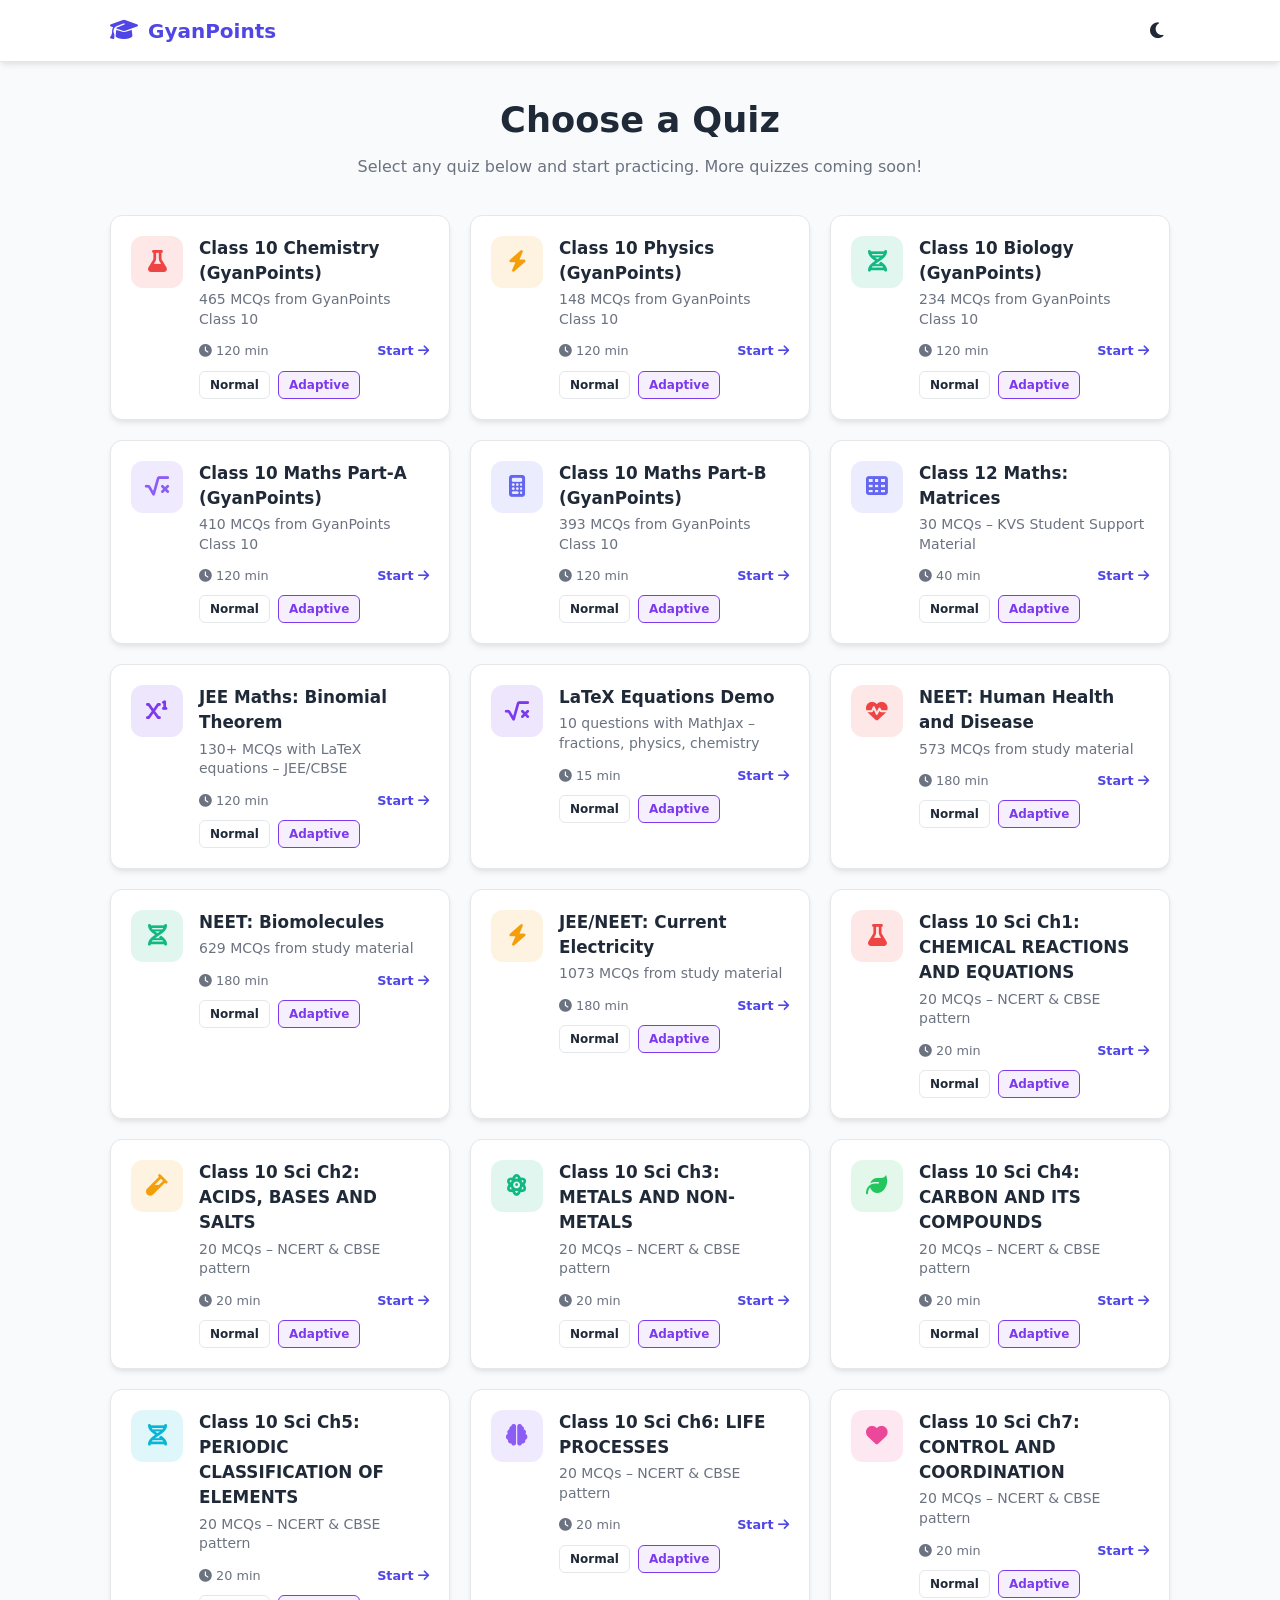
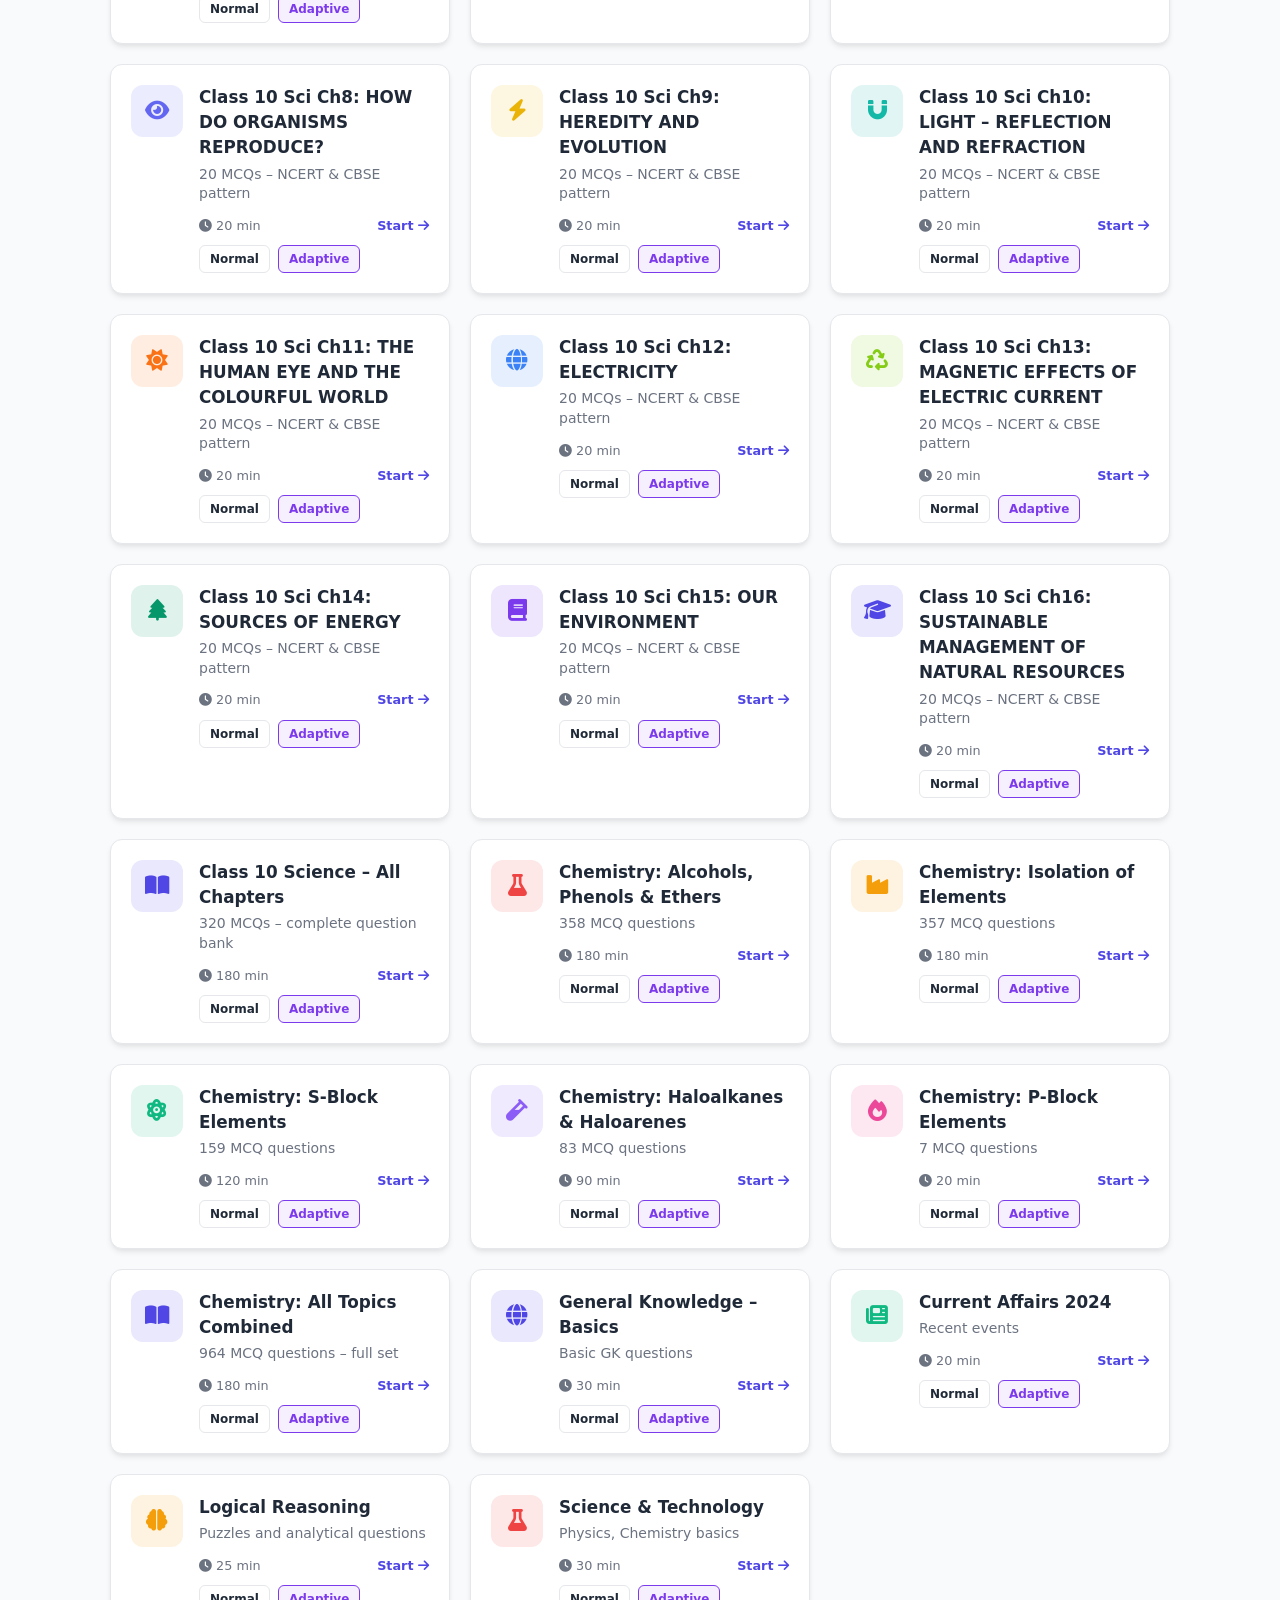
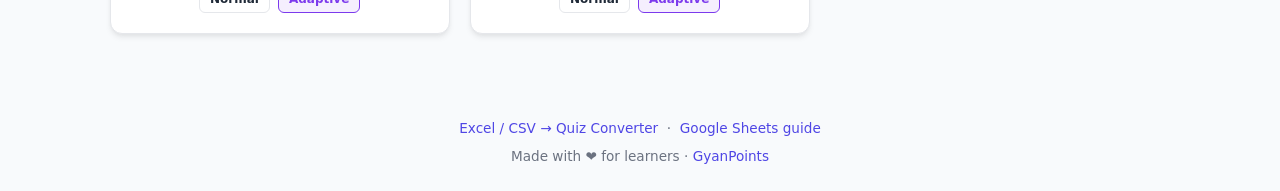
<file: index.html>
<!DOCTYPE html>
<html lang="en">
<head>
    <meta charset="UTF-8">
    <meta name="viewport" content="width=device-width, initial-scale=1.0, maximum-scale=1.0, user-scalable=no">
    <title>GyanPoints Quizzes</title>
    <link href="https://cdnjs.cloudflare.com/ajax/libs/font-awesome/6.4.0/css/all.min.css" rel="stylesheet">
    <link rel="stylesheet" href="style.css">
</head>
<body>
    <div class="home-hdr">
        <div class="home-hdr-inner">
            <div class="logo">
                <i class="fas fa-graduation-cap"></i>
                <span>GyanPoints</span>
            </div>
            <button class="theme-toggle" id="themeToggle" aria-label="Toggle theme">
                <i class="fas fa-moon"></i>
            </button>
        </div>
    </div>

    <main class="home-main">
        <div class="home-hero">
            <h1>Choose a Quiz</h1>
            <p>Select any quiz below and start practicing. More quizzes coming soon!</p>
        </div>

        <div class="quiz-grid" id="quizGrid">
            <!-- Cards injected by JS -->
        </div>
    </main>

    <footer class="home-footer">
        <p>
            <a href="tools/converter.html">Excel / CSV → Quiz Converter</a>
            &nbsp;·&nbsp;
            <a href="tools/GOOGLE_SHEETS.md">Google Sheets guide</a>
        </p>
        <p style="margin-top:8px">Made with ❤️ for learners · <a href="https://t.me/rbsepaper" target="_blank">GyanPoints</a></p>
    </footer>

    <script src="config.js"></script>
    <script>
        // Theme
        const themeToggle = document.getElementById('themeToggle');
        let dark = localStorage.getItem('quiz-dark') === '1';
        if (dark) document.body.classList.add('dark-mode');
        themeToggle.innerHTML = dark ? '<i class="fas fa-sun"></i>' : '<i class="fas fa-moon"></i>';
        themeToggle.addEventListener('click', () => {
            dark = !dark;
            document.body.classList.toggle('dark-mode', dark);
            localStorage.setItem('quiz-dark', dark ? '1' : '0');
            themeToggle.innerHTML = dark ? '<i class="fas fa-sun"></i>' : '<i class="fas fa-moon"></i>';
        });

        // Adaptive preference
        let adaptivePref = localStorage.getItem('quiz-adaptive') === '1';
        const adaptToggle = document.getElementById('adaptiveToggle');
        if (adaptToggle) {
            adaptToggle.checked = adaptivePref;
            adaptToggle.addEventListener('change', () => {
                adaptivePref = adaptToggle.checked;
                localStorage.setItem('quiz-adaptive', adaptivePref ? '1' : '0');
                renderCards();
            });
        }

        function renderCards() {
            const grid = document.getElementById('quizGrid');
            grid.innerHTML = '';
            QUIZ_LIST.forEach(q => {
                const card = document.createElement('div');
                card.className = 'quiz-card';
                const adaptQ = adaptivePref ? '&adaptive=1' : '';
                card.innerHTML = `
                    <div class="quiz-card-icon" style="background:${q.color}20;color:${q.color}">
                        <i class="fas ${q.icon}"></i>
                    </div>
                    <div class="quiz-card-body">
                        <h3>${q.title}${adaptivePref ? '<span class="adaptive-tag">Adaptive</span>' : ''}</h3>
                        <p>${q.description}</p>
                        <div class="quiz-card-meta">
                            <span><i class="fas fa-clock"></i> ${q.duration} min</span>
                            <a class="start-btn" href="quiz.html?id=${encodeURIComponent(q.id)}${adaptQ}">
                                Start <i class="fas fa-arrow-right"></i>
                            </a>
                        </div>
                        <div class="quiz-card-actions">
                            <a class="mode-link" href="quiz.html?id=${encodeURIComponent(q.id)}">Normal</a>
                            <a class="mode-link adaptive" href="quiz.html?id=${encodeURIComponent(q.id)}&adaptive=1">Adaptive</a>
                        </div>
                    </div>
                `;
                grid.appendChild(card);
            });
        }
        renderCards();
    </script>
</body>
</html>
</file>
<file: style.css>
body,button,input{font-family:"Noto Sans","Noto Sans Devanagari",system-ui,-apple-system,sans-serif;}
/* ============================================================
   Gyanpoints Quiz App – Fully Responsive CSS
   ============================================================ */

*{margin:0;padding:0;box-sizing:border-box}

:root{
    --p:#4F46E5;
    --p-hover:#4338CA;
    --s:#10B981;
    --d:#EF4444;
    --w:#F59E0B;
    --y:#FCD34D;
    --bg:#F8FAFC;
    --card:#FFFFFF;
    --txt:#1F2937;
    --txtL:#6B7280;
    --brd:#E5E7EB;
    --shadow:0 4px 6px -1px rgba(0,0,0,0.08),0 2px 4px -1px rgba(0,0,0,0.04);
    --radius:12px;
    --transition:all 0.2s cubic-bezier(0.4,0,0.2,1);

    --dark-bg:#0f0f1a;
    --dark-card:#1a1a2e;
    --dark-txt:#e8e8e8;
    --dark-txtL:#a0a0b0;
    --dark-brd:#2a2a3e;
}

html{font-size:16px;-webkit-text-size-adjust:100%}
body{
    font-family:-apple-system,BlinkMacSystemFont,'Segoe UI',Roboto,system-ui,sans-serif;
    background:var(--bg);
    color:var(--txt);
    line-height:1.5;
    min-height:100vh;
    transition:background 0.25s,color 0.25s;
}
body.dark-mode{background:var(--dark-bg);color:var(--dark-txt)}

/* ---------- Buttons ---------- */
.btn{
    display:inline-flex;align-items:center;justify-content:center;gap:6px;
    border:none;border-radius:8px;font-weight:600;font-size:14px;
    cursor:pointer;transition:var(--transition);padding:10px 16px;
    white-space:nowrap;
}
.btn:disabled{opacity:0.45;cursor:not-allowed}
.btn-p{background:var(--p);color:#fff}
.btn-p:hover:not(:disabled){background:var(--p-hover)}
.btn-o{background:transparent;border:1.5px solid var(--brd);color:var(--txt)}
.dark-mode .btn-o{border-color:var(--dark-brd);color:var(--dark-txt)}
.btn-o:hover:not(:disabled){background:rgba(0,0,0,0.04)}
.dark-mode .btn-o:hover:not(:disabled){background:rgba(255,255,255,0.06)}
.btn-w{background:var(--w);color:#fff}
.btn-w.active{background:#D97706}
.btn-sm{padding:8px 12px;font-size:13px}

/* ---------- Home Page ---------- */
.home-hdr{
    background:var(--card);border-bottom:1px solid var(--brd);
    position:sticky;top:0;z-index:100;box-shadow:var(--shadow);
}
.dark-mode .home-hdr{background:var(--dark-card);border-color:var(--dark-brd)}
.home-hdr-inner{
    max-width:1100px;margin:0 auto;padding:14px 20px;
    display:flex;align-items:center;justify-content:space-between;
}
.logo{display:flex;align-items:center;gap:10px;font-weight:700;font-size:1.25rem;color:var(--p)}
.logo i{font-size:1.4rem}
.home-main{max-width:1100px;margin:0 auto;padding:32px 20px 60px}
.home-hero{text-align:center;margin-bottom:36px}
.home-hero h1{font-size:clamp(1.6rem,4vw,2.2rem);margin-bottom:8px}
.home-hero p{color:var(--txtL);font-size:1rem}
.dark-mode .home-hero p{color:var(--dark-txtL)}

.quiz-grid{
    display:grid;
    grid-template-columns:repeat(auto-fill,minmax(280px,1fr));
    gap:20px;
}
.quiz-card{
    background:var(--card);border:1px solid var(--brd);border-radius:var(--radius);
    padding:20px;display:flex;gap:16px;text-decoration:none;color:inherit;
    box-shadow:var(--shadow);transition:var(--transition);
}
.dark-mode .quiz-card{background:var(--dark-card);border-color:var(--dark-brd)}
.quiz-card:hover{transform:translateY(-3px);box-shadow:0 10px 20px rgba(0,0,0,0.1)}
.quiz-card-icon{
    width:52px;height:52px;border-radius:12px;display:flex;align-items:center;
    justify-content:center;font-size:1.35rem;flex-shrink:0;
}
.quiz-card-body{flex:1;min-width:0}
.quiz-card-body h3{font-size:1.05rem;margin-bottom:4px}
.quiz-card-body p{font-size:0.875rem;color:var(--txtL);margin-bottom:12px;line-height:1.4}
.dark-mode .quiz-card-body p{color:var(--dark-txtL)}
.quiz-card-meta{display:flex;align-items:center;justify-content:space-between;font-size:0.8rem;color:var(--txtL)}
.quiz-card-meta .start-btn{color:var(--p);font-weight:600}
.home-footer{text-align:center;padding:24px;color:var(--txtL);font-size:0.85rem}
.home-footer a{color:var(--p);text-decoration:none}

/* ---------- Quiz Header ---------- */
.hdr{
    background:var(--card);border-bottom:1px solid var(--brd);
    padding:10px 14px;display:grid;grid-template-columns:1fr auto 1fr;
    align-items:center;position:sticky;top:0;z-index:100;box-shadow:var(--shadow);
}
.dark-mode .hdr{background:var(--dark-card);border-color:var(--dark-brd)}
.hdr-l{display:flex;align-items:center;gap:10px;justify-self:start}
.hdr-c{text-align:center;font-weight:600;font-size:14px;white-space:nowrap;overflow:hidden;text-overflow:ellipsis;max-width:140px}
.hdr-r{display:flex;justify-self:end;align-items:center;gap:6px}
.back-btn{
    width:36px;height:36px;border-radius:8px;display:flex;align-items:center;justify-content:center;
    color:var(--txt);text-decoration:none;border:1.5px solid var(--brd);background:transparent;
}
.dark-mode .back-btn{border-color:var(--dark-brd);color:var(--dark-txt)}
.q-info{font-weight:600;font-size:14px;background:var(--p);color:#fff;padding:4px 10px;border-radius:6px}
.timer{font-weight:700;font-size:15px;font-variant-numeric:tabular-nums;min-width:52px}

/* ---------- Content ---------- */
.cont{max-width:800px;margin:0 auto;padding:16px 14px 100px}
.q-card{
    background:var(--card);border-radius:var(--radius);padding:20px;
    box-shadow:var(--shadow);border:1px solid var(--brd);
}
.dark-mode .q-card{background:var(--dark-card);border-color:var(--dark-brd)}

.lang{display:flex;gap:8px;margin-bottom:16px}
.lang-btn{
    padding:6px 14px;border-radius:20px;border:1.5px solid var(--brd);
    background:transparent;font-size:13px;font-weight:500;cursor:pointer;color:var(--txt);
}
.dark-mode .lang-btn{border-color:var(--dark-brd);color:var(--dark-txt)}
.lang-btn.active{background:var(--p);color:#fff;border-color:var(--p)}

.comp{background:rgba(79,70,229,0.06);border-radius:10px;padding:14px;margin-bottom:16px}
.dark-mode .comp{background:rgba(79,70,229,0.12)}
.comp h4{font-size:14px;margin-bottom:8px;color:var(--p)}
.q-txt{font-size:1.05rem;margin-bottom:18px;line-height:1.6}

/* Options */
.opts{display:flex;flex-direction:column;gap:10px}
.opt{
    display:flex;align-items:flex-start;gap:12px;padding:12px 14px;
    border:1.5px solid var(--brd);border-radius:10px;cursor:pointer;
    transition:var(--transition);background:var(--card);
}
.dark-mode .opt{border-color:var(--dark-brd);background:var(--dark-card)}
.opt:hover{border-color:var(--p);background:rgba(79,70,229,0.04)}
.opt.selected{border-color:var(--p);background:rgba(79,70,229,0.1)}
.opt.correct{border-color:var(--s);background:rgba(16,185,129,0.12)}
.opt.wrong{border-color:var(--d);background:rgba(239,68,68,0.1)}
.opt-ltr{
    width:28px;height:28px;border-radius:50%;background:var(--brd);
    display:flex;align-items:center;justify-content:center;font-weight:700;font-size:13px;flex-shrink:0;
}
.dark-mode .opt-ltr{background:var(--dark-brd)}
.opt.selected .opt-ltr,.opt.correct .opt-ltr{background:var(--p);color:#fff}
.opt.correct .opt-ltr{background:var(--s)}
.opt.wrong .opt-ltr{background:var(--d);color:#fff}
.opt-txt{flex:1;padding-top:2px;font-size:0.95rem}

/* Solution */
.sol{display:none;margin-top:20px;padding-top:16px;border-top:1px solid var(--brd)}
.dark-mode .sol{border-color:var(--dark-brd)}
.sol h4{font-size:14px;margin:10px 0 8px;color:var(--w)}
.sol-info{font-size:13px;margin-bottom:4px}

/* ---------- Bottom Nav ---------- */
.nav{
    position:fixed;
    bottom:0;
    left:0;
    right:0;
    background:var(--card);
    border-top:1px solid var(--brd);
    display:grid;
    grid-template-columns:auto auto 1fr auto;
    align-items:center;
    gap:8px;
    padding:10px 12px;
    padding-bottom:max(10px, env(safe-area-inset-bottom));
    z-index:200; /* above sidebar */
    box-shadow:0 -2px 10px rgba(0,0,0,0.08);
}
.dark-mode .nav{background:var(--dark-card);border-color:var(--dark-brd)}

.nav-btn{
    min-width:48px;
    min-height:44px;
    padding:10px 14px;
    display:inline-flex !important;
    align-items:center;
    justify-content:center;
    visibility:visible !important;
    opacity:1 !important;
}

#prevBtn:disabled{
    opacity:0.45 !important;
    cursor:not-allowed;
}

/* Next / Submit – always visible, strong color */
#nextBtn{
    display:inline-flex !important;
    visibility:visible !important;
    opacity:1 !important;
    background:var(--p) !important;
    color:#fff !important;
    border:none !important;
    font-weight:700;
    min-width:64px;
}
#nextBtn:disabled{
    opacity:0.5 !important;
}

.prog{
    text-align:center;
    min-width:0;
    overflow:hidden;
}
.prog-sub{
    font-size:11px;
    color:var(--txtL);
    white-space:nowrap;
    overflow:hidden;
    text-overflow:ellipsis;
}
.dark-mode .prog-sub{color:var(--dark-txtL)}

/* ---------- Question Grid ---------- */
.q-grid{
    display:grid;grid-template-columns:repeat(5,1fr);gap:8px;
}
.q-num{
    width:100%;aspect-ratio:1;border-radius:8px;display:flex;align-items:center;
    justify-content:center;font-weight:600;font-size:13px;cursor:pointer;
    background:var(--brd);color:var(--txt);transition:var(--transition);border:2px solid transparent;
}
.dark-mode .q-num{background:var(--dark-brd);color:var(--dark-txt)}
.q-num.current{border-color:var(--p);background:rgba(79,70,229,0.15)}
.q-num.ans{background:var(--s);color:#fff}
.q-num.review{background:var(--w);color:#fff}
.q-num.wrong{background:var(--d);color:#fff}
.q-num.unattempted{background:#9CA3AF;color:#fff}

/* ---------- Mobile Panel ---------- */
.panel{
    position:fixed;top:0;right:-100%;width:min(320px,90vw);height:100%;
    background:var(--card);z-index:200;box-shadow:-4px 0 20px rgba(0,0,0,0.15);
    transition:right 0.3s ease;overflow-y:auto;padding:0 0 40px;
}
.dark-mode .panel{background:var(--dark-card)}
.panel.open{right:0}
.panel-hdr{
    display:flex;align-items:center;justify-content:space-between;
    padding:16px 18px;border-bottom:1px solid var(--brd);position:sticky;top:0;
    background:inherit;z-index:1;
}
.dark-mode .panel-hdr{border-color:var(--dark-brd)}
.panel-close{background:none;border:none;font-size:18px;cursor:pointer;color:var(--txt)}
.dark-mode .panel-close{color:var(--dark-txt)}
.panel .q-grid{padding:16px}
.legend{padding:12px 18px;font-size:12px;color:var(--txtL)}
.dark-mode .legend{color:var(--dark-txtL)}
.legend-item{display:flex;align-items:center;gap:8px;margin-bottom:8px}
.legend-item .q-num{width:24px;height:24px;font-size:11px;aspect-ratio:auto}

/* ---------- Desktop Sidebar ---------- */
.desktop-sidebar{display:none}
.desktop-sidebar h3{margin-bottom:14px;padding-bottom:10px;border-bottom:1px solid var(--brd)}
.dark-mode .desktop-sidebar h3{border-color:var(--dark-brd)}

/* ---------- Modal ---------- */
.modal{
    position:fixed;inset:0;background:rgba(0,0,0,0.5);z-index:300;
    display:flex;align-items:center;justify-content:center;padding:20px;
    opacity:0;visibility:hidden;transition:0.25s;
}
.modal.show{opacity:1;visibility:visible}
.result{
    background:var(--card);border-radius:16px;padding:28px 24px;max-width:400px;width:100%;
    text-align:center;box-shadow:0 20px 40px rgba(0,0,0,0.2);
}
.dark-mode .result{background:var(--dark-card)}
.result h2{margin-bottom:12px}
.score{font-size:2.4rem;font-weight:800;color:var(--p);margin-bottom:20px}
.stats{display:grid;grid-template-columns:1fr 1fr;gap:12px;margin-bottom:8px}
.stat{background:rgba(0,0,0,0.04);border-radius:10px;padding:12px}
.dark-mode .stat{background:rgba(255,255,255,0.05)}
.stat-val{font-size:1.4rem;font-weight:700}
.stat-lbl{font-size:12px;color:var(--txtL)}
.dark-mode .stat-lbl{color:var(--dark-txtL)}
.stat.c .stat-val{color:var(--s)}
.stat.w .stat-val{color:var(--d)}
.modal-acts{display:flex;gap:10px;margin-top:20px;flex-wrap:wrap}
.modal-btn{flex:1;min-width:90px;padding:12px;border-radius:8px;font-weight:600}

/* ---------- Print & Theme ---------- */
.print-btn{
    position:fixed;bottom:90px;right:16px;width:48px;height:48px;border-radius:50%;
    background:var(--p);color:#fff;display:flex;align-items:center;justify-content:center;
    box-shadow:0 4px 12px rgba(79,70,229,0.4);z-index:50;border:none;cursor:pointer;
    font-size:18px;transition:var(--transition);
}
.print-btn:hover{transform:scale(1.08)}
.theme-toggle{
    background:none;border:none;color:var(--txt);font-size:18px;cursor:pointer;padding:6px;
}
.dark-mode .theme-toggle{color:var(--dark-txt)}

/* ---------- Loading ---------- */
.loading{
    position:fixed;inset:0;background:var(--bg);z-index:500;
    display:flex;flex-direction:column;align-items:center;justify-content:center;gap:16px;
}
.dark-mode .loading{background:var(--dark-bg)}
.loading.hidden{display:none}
.spinner{
    width:40px;height:40px;border:3px solid var(--brd);border-top-color:var(--p);
    border-radius:50%;animation:spin 0.7s linear infinite;
}
@keyframes spin{to{transform:rotate(360deg)}}

/* ---------- Math / Tables / Images ---------- */
.math-exp{display:inline-block;vertical-align:middle;margin:0 2px}
.math-num{text-align:center;display:block}
.math-line{display:block;border-top:1px solid;text-align:center}
.table-container{width:100%;overflow-x:auto;margin:12px 0;-webkit-overflow-scrolling:touch}
table{width:100%;border-collapse:collapse;margin:8px 0}
table,th,td{border:1px solid var(--brd)}
th,td{padding:8px 12px;text-align:left}
.dark-mode table,.dark-mode th,.dark-mode td{border-color:var(--dark-brd)}
img{max-width:100%;height:auto;display:block;margin:8px 0;border-radius:4px}

/* ============================================================
   RESPONSIVE BREAKPOINTS
   ============================================================ */

/* Small phones */
@media (max-width:380px){
    .hdr{padding:8px 10px}
    .hdr-c{max-width:90px;font-size:12px}
    .q-info{font-size:12px;padding:3px 8px}
    .timer{font-size:13px}
    .cont{padding:12px 10px 100px}
    .q-card{padding:14px}
    .nav-label{display:none}
    /* Keep Next/Submit text always readable */
    #nextBtn .nav-label{display:inline !important;font-size:13px}
    .nav-btn{padding:10px 12px;min-width:44px}
    #nextBtn{min-width:72px;padding:10px 16px}
    .q-grid{grid-template-columns:repeat(4,1fr)}
    .quiz-grid{grid-template-columns:1fr}
}

/* Medium phones / large phones */
@media (min-width:381px) and (max-width:767px){
    .q-grid{grid-template-columns:repeat(5,1fr)}
    .hdr-c{max-width:120px}
}

/* Tablets */
@media (min-width:768px){
    .cont{padding:24px 24px 110px}
    .q-card{padding:28px}
    .hdr{padding:12px 20px}
    .hdr-c{max-width:220px;font-size:15px}
    .nav{padding:12px 24px}
    .q-grid{grid-template-columns:repeat(6,1fr)}
}

/* Desktop – show sidebar */
@media (min-width:1024px){
    .cont{padding-right:340px;max-width:1100px}
    .desktop-sidebar{
        display:block;
        position:fixed;
        right:0;
        top:0;
        bottom:70px; /* leave space for bottom nav */
        width:300px;
        background:var(--card);
        border-left:1px solid var(--brd);
        padding:20px;
        overflow-y:auto;
        z-index:80; /* below nav (200) */
    }
    .dark-mode .desktop-sidebar{background:var(--dark-card);border-color:var(--dark-brd)}
    .panel{display:none !important}
    .menuBtn-desktop-hide{display:none}
    /* nav spans full width including under sidebar area */
    .nav{right:0;}
}

/* Very large screens */
@media (min-width:1400px){
    .home-main{padding:40px 40px 80px}
}


/* ---------- MathJax / LaTeX ---------- */
mjx-container {
  overflow-x: auto;
  overflow-y: hidden;
  max-width: 100%;
}
.q-txt mjx-container,
.opt-txt mjx-container,
.sol mjx-container {
  font-size: 110%;
}
.opt-txt mjx-container {
  display: inline-block;
  vertical-align: middle;
}


/* Adaptive difficulty badge */
.diff-badge {
  display: none;
  align-items: center;
  padding: 3px 10px;
  border-radius: 999px;
  color: #fff;
  font-size: 11px;
  font-weight: 700;
  letter-spacing: 0.03em;
  margin-left: 8px;
}
.q-num.locked {
  opacity: 0.35;
  pointer-events: none;
}
.adaptive-tag {
  display: inline-block;
  font-size: 11px;
  font-weight: 600;
  color: #7C3AED;
  background: rgba(124,58,237,.12);
  padding: 2px 8px;
  border-radius: 6px;
  margin-left: 6px;
}

.quiz-card-actions{display:flex;gap:8px;margin-top:10px}
.mode-link{font-size:12px;font-weight:600;padding:4px 10px;border-radius:6px;text-decoration:none;border:1px solid var(--brd,#E5E7EB);color:var(--txt,#1F2937)}
.mode-link.adaptive{border-color:#7C3AED;color:#7C3AED;background:rgba(124,58,237,.08)}
.mode-link:hover{background:rgba(79,70,229,.08)}
.adapt-switch{display:flex;align-items:center;gap:6px;font-size:13px;font-weight:600;color:#7C3AED;cursor:pointer;margin-right:12px}
.quiz-card{flex-direction:row}
.quiz-card-body .start-btn{text-decoration:none;color:var(--p,#4F46E5);font-weight:600}

.adapt-srs-summary{margin-top:14px;text-align:left;font-size:13px;background:rgba(124,58,237,.08);padding:12px;border-radius:10px}
.srs-line{margin:4px 0}
.srs-hint{font-size:12px;color:#6B7280;margin-top:8px}

.lang-hint{display:none!important}
body.dark-mode .lang-hint{background:#422006;color:#FCD34D;border-color:#92400E}

/* Multi-language toggle */
.lang-toggle{
  display:inline-flex;align-items:center;background:var(--brd,#E5E7EB);
  border-radius:999px;padding:3px;gap:2px;
}
.lang-btn{
  border:none;background:transparent;padding:6px 14px;border-radius:999px;
  font-weight:700;font-size:13px;cursor:pointer;color:var(--txtL,#6B7280);
  transition:all .15s;
}
.lang-btn.active{
  background:var(--p,#4F46E5);color:#fff;box-shadow:0 1px 3px rgba(0,0,0,.15);
}
.lang-btn:focus-visible{outline:2px solid var(--p,#4F46E5);outline-offset:2px}
body.lang-hi .q-txt, body.lang-hi .opt-txt, body.lang-hi .sol{
  font-family:"Noto Sans Devanagari","Noto Sans",system-ui,sans-serif;
  line-height:1.65;
}
.lang-hint{
  display:none !important; /* soft fallback — no error banner */
}
mjx-container{font-size:1.05em}
</file>
